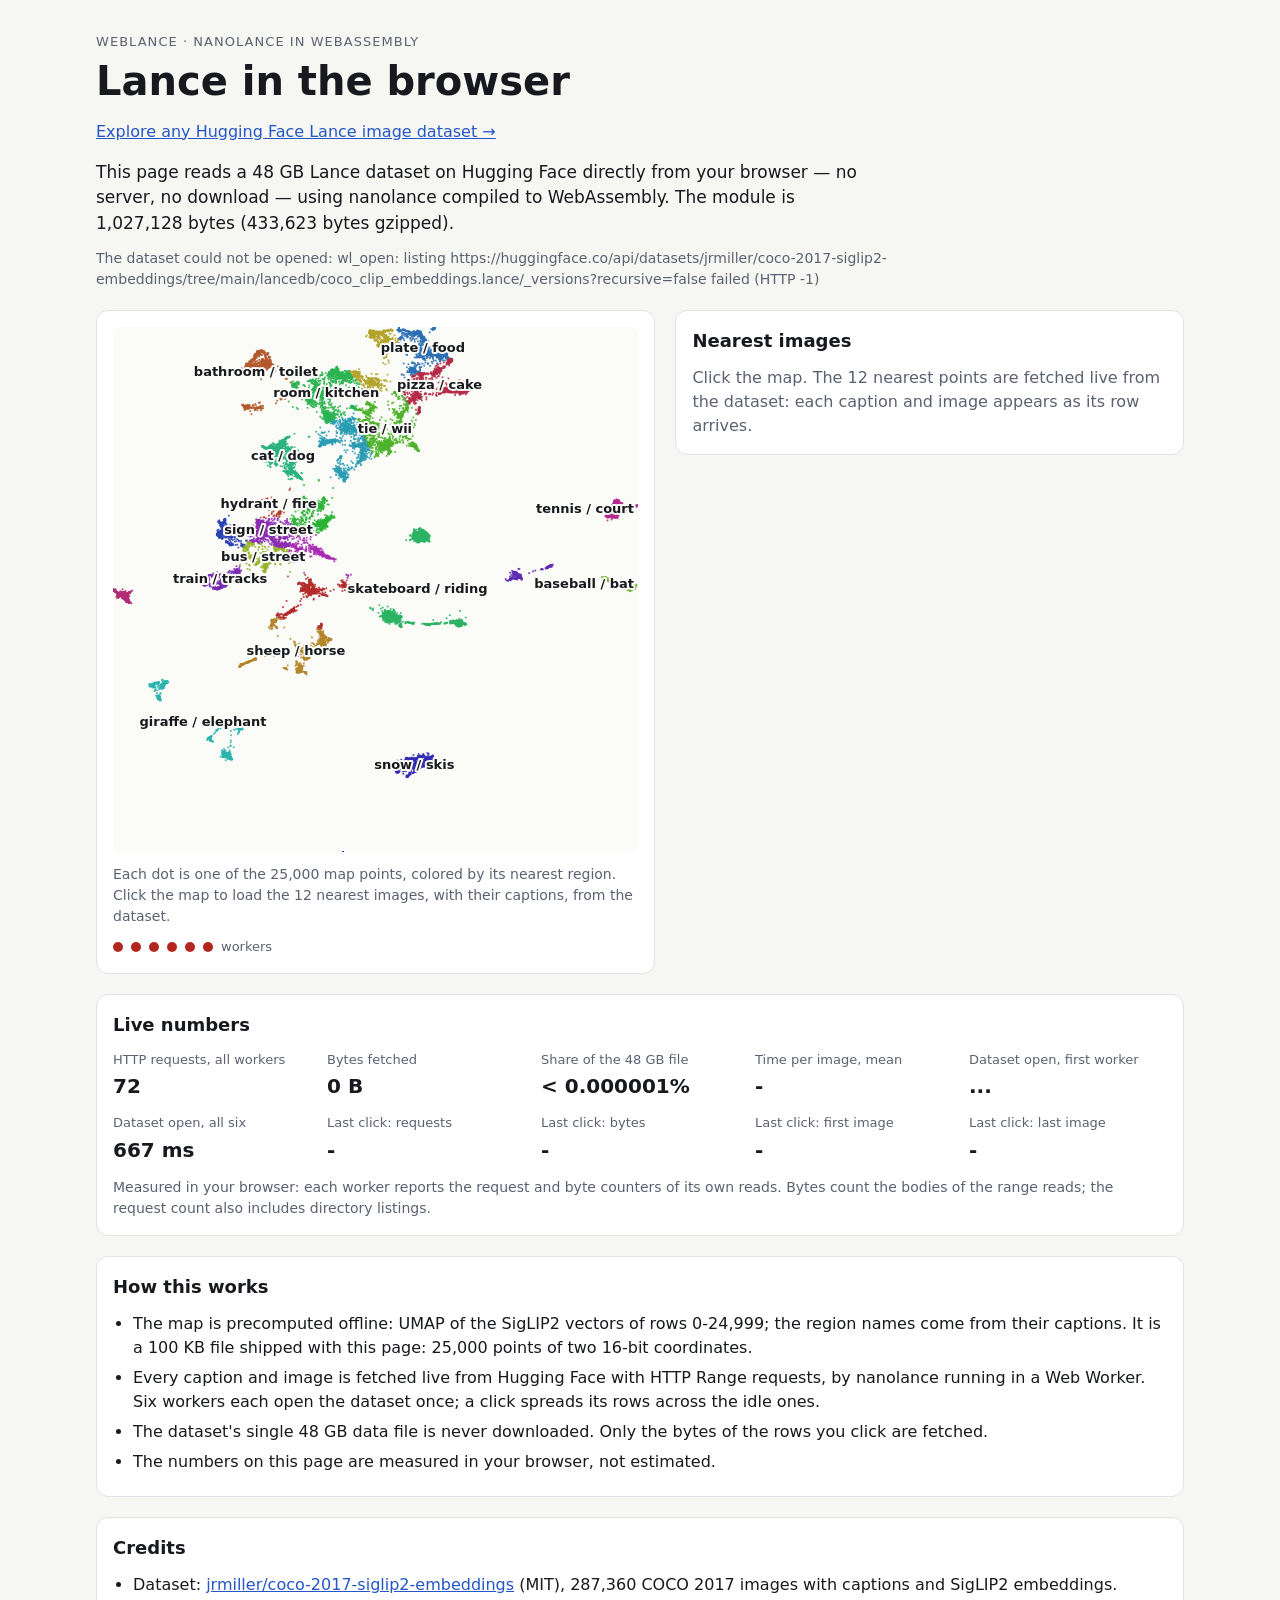
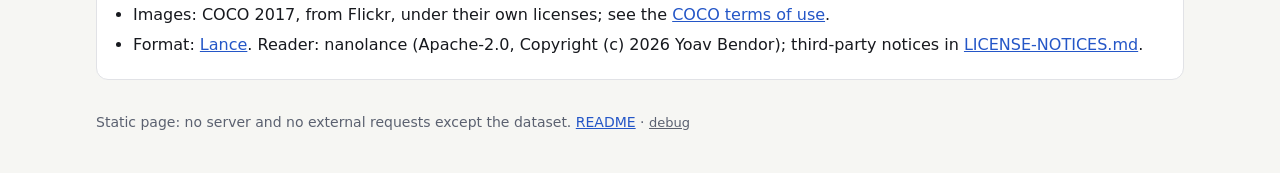
<file: index.html>
<!doctype html>
<html lang="en">
<head>
  <meta charset="utf-8">
  <meta name="viewport" content="width=device-width, initial-scale=1">
  <title>Lance in the browser</title>
  <meta name="description" content="Reads a 48 GB Lance dataset on Hugging Face from the browser, with no server and no download, using nanolance compiled to WebAssembly.">
  <link rel="icon" href="data:,">
  <link rel="stylesheet" href="style.css">
  <script src="debug.js"></script>
  <script src="app.js" defer></script>
</head>
<body>
  <header class="site">
    <div class="wrap">
      <p class="eyebrow">weblance &middot; nanolance in WebAssembly</p>
      <h1>Lance in the browser</h1>
      <p class="back"><a href="explore.html">Explore any Hugging Face Lance image dataset &rarr;</a></p>
      <p class="lede">This page reads a 48 GB Lance dataset on Hugging Face directly from your browser &mdash; no server, no download &mdash; using nanolance compiled to WebAssembly. The module is 1,027,128 bytes (433,623 bytes gzipped).</p>
      <p class="status" id="status" aria-live="polite">Starting...</p>
    </div>
  </header>

  <main class="wrap">
    <section class="grid">
      <div class="panel map-panel">
        <div class="map-wrap" id="map-wrap">
          <canvas id="map" role="img" aria-label="Scatter map of 25,000 COCO images placed by their image embeddings and colored by region. Click to load the nearest images."></canvas>
        </div>
        <p class="hint" id="hint">Loading the map...</p>
        <div class="pool" id="pool" aria-label="Worker pool"></div>
      </div>

      <div class="panel gallery-panel">
        <h2>Nearest images</h2>
        <div class="gallery" id="gallery">
          <p class="empty">Click the map. The 12 nearest points are fetched live from the dataset: each caption and image appears as its row arrives.</p>
        </div>
      </div>
    </section>

    <section class="panel stats" aria-labelledby="live-h">
      <h2 id="live-h">Live numbers</h2>
      <dl>
        <div><dt>HTTP requests, all workers</dt><dd id="s-requests">0</dd></div>
        <div><dt>Bytes fetched</dt><dd id="s-bytes">0 B</dd></div>
        <div><dt>Share of the 48 GB file</dt><dd id="s-fraction">0%</dd></div>
        <div><dt>Time per image, mean</dt><dd id="s-per-image">-</dd></div>
        <div><dt>Dataset open, first worker</dt><dd id="s-open-first">...</dd></div>
        <div><dt>Dataset open, all six</dt><dd id="s-open-all">...</dd></div>
        <div><dt>Last click: requests</dt><dd id="s-click-requests">-</dd></div>
        <div><dt>Last click: bytes</dt><dd id="s-click-bytes">-</dd></div>
        <div><dt>Last click: first image</dt><dd id="s-click-first">-</dd></div>
        <div><dt>Last click: last image</dt><dd id="s-click-last">-</dd></div>
      </dl>
      <p class="note">Measured in your browser: each worker reports the request and byte counters of its own reads. Bytes count the bodies of the range reads; the request count also includes directory listings.</p>
    </section>

    <section class="panel" aria-labelledby="how-h">
      <h2 id="how-h">How this works</h2>
      <ul class="how">
        <li>The map is precomputed offline: UMAP of the SigLIP2 vectors of rows 0-24,999; the region names come from their captions. It is a 100 KB file shipped with this page: 25,000 points of two 16-bit coordinates.</li>
        <li>Every caption and image is fetched live from Hugging Face with HTTP Range requests, by nanolance running in a Web Worker. Six workers each open the dataset once; a click spreads its rows across the idle ones.</li>
        <li>The dataset's single 48 GB data file is never downloaded. Only the bytes of the rows you click are fetched.</li>
        <li>The numbers on this page are measured in your browser, not estimated.</li>
      </ul>
    </section>

    <section class="panel" aria-labelledby="credit-h">
      <h2 id="credit-h">Credits</h2>
      <ul class="how">
        <li>Dataset: <a href="https://huggingface.co/datasets/jrmiller/coco-2017-siglip2-embeddings">jrmiller/coco-2017-siglip2-embeddings</a> (MIT), 287,360 COCO 2017 images with captions and SigLIP2 embeddings.</li>
        <li>Images: COCO 2017, from Flickr, under their own licenses; see the <a href="https://cocodataset.org/#termsofuse">COCO terms of use</a>.</li>
        <li>Format: <a href="https://lancedb.github.io/lance/">Lance</a>. Reader: nanolance (Apache-2.0, Copyright (c) 2026 Yoav Bendor); third-party notices in <a href="LICENSE-NOTICES.md">LICENSE-NOTICES.md</a>.</li>
      </ul>
    </section>
  </main>

  <footer class="wrap">
    <p>Static page: no server and no external requests except the dataset. <a href="README.md">README</a></p>
  </footer>
</body>
</html>
</file>
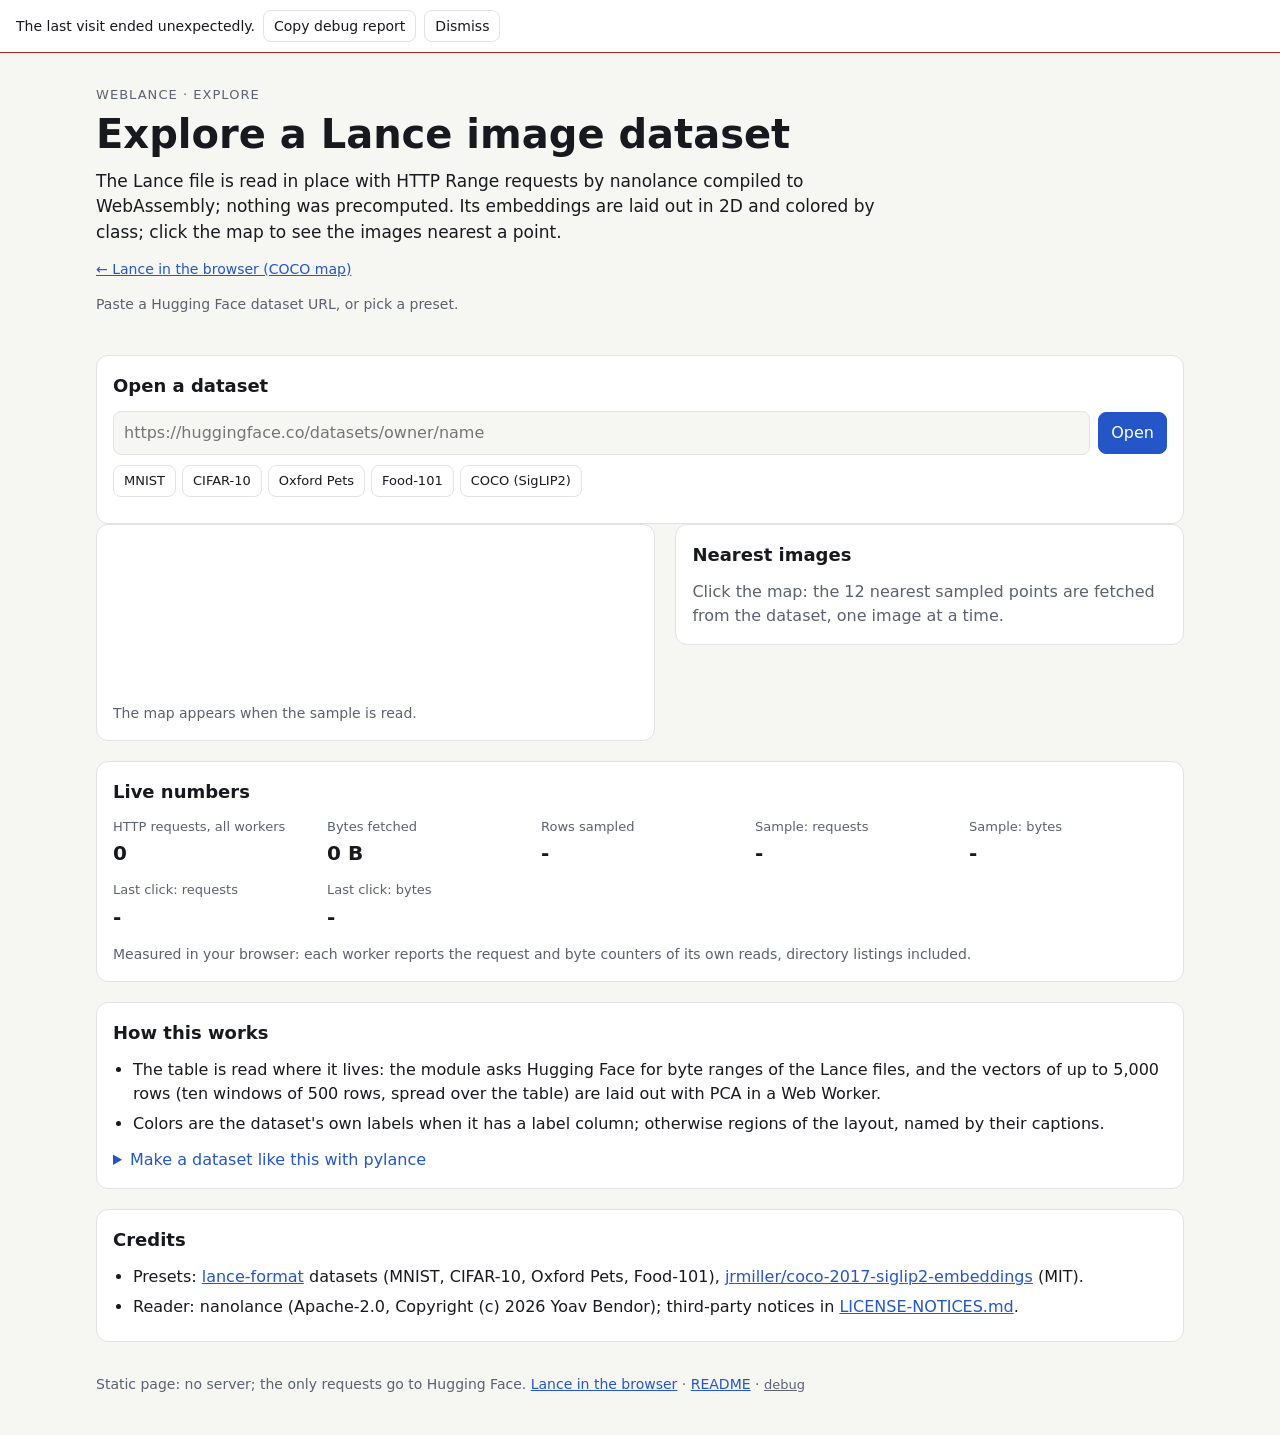
<file: explore.html>
<!doctype html>
<html lang="en">
<head>
  <meta charset="utf-8">
  <meta name="viewport" content="width=device-width, initial-scale=1">
  <title>Explore a Lance dataset</title>
  <meta name="description" content="Open a Lance image dataset on Hugging Face in the browser: its embeddings are laid out in 2D, and any point shows its image. Nanolance in WebAssembly, no server.">
  <link rel="icon" href="data:,">
  <link rel="stylesheet" href="style.css">
  <style>
    .controls { display: flex; flex-wrap: wrap; gap: 8px; align-items: center; }
    .controls input[type="url"] {
      flex: 1 1 280px; min-width: 0; font: inherit; padding: 9px 10px; border-radius: 8px;
      border: 1px solid var(--line); background: var(--bg); color: var(--fg);
    }
    button {
      font: inherit; padding: 8px 12px; border-radius: 8px; cursor: pointer;
      border: 1px solid var(--line); background: var(--panel); color: var(--fg);
    }
    button.primary { background: var(--accent); border-color: var(--accent); color: #fff; }
    button:disabled { opacity: 0.55; cursor: default; }
    .presets { display: flex; flex-wrap: wrap; gap: 6px; margin-top: 10px; }
    .presets button { font-size: 13px; padding: 5px 10px; }
    .tables { margin-top: 10px; }
    .tables select { font: inherit; padding: 6px 8px; border-radius: 8px; max-width: 100%; }
    .columns { margin: 10px 0 0; font-size: 14px; color: var(--muted); overflow-wrap: anywhere; }
    .columns b { color: var(--fg); font-weight: 600; }
    .message { margin: 10px 0 0; color: var(--err); }
    .thumb.loading { background: linear-gradient(90deg, var(--line), var(--panel), var(--line)); background-size: 200% 100%; animation: shimmer 1.2s linear infinite; }
    @keyframes shimmer { from { background-position: 200% 0; } to { background-position: -200% 0; } }
    .card figcaption { min-height: 1.4em; }
    details { margin-top: 12px; }
    summary { cursor: pointer; color: var(--accent); }
    pre { font-family: var(--mono); font-size: 13px; background: var(--bg); border: 1px solid var(--line);
          border-radius: 8px; padding: 10px; overflow-x: auto; max-width: 100%; }
    .back { font-size: 14px; }
    @media (prefers-reduced-motion: reduce) { .thumb.loading { animation: none; } }
  </style>
  <script src="debug.js"></script>
  <script src="explore.js" defer></script>
</head>
<body>
  <header class="site">
    <div class="wrap">
      <p class="eyebrow">weblance &middot; explore</p>
      <h1>Explore a Lance image dataset</h1>
      <p class="lede">The Lance file is read in place with HTTP Range requests by nanolance compiled to WebAssembly; nothing was precomputed. Its embeddings are laid out in 2D and colored by class; click the map to see the images nearest a point.</p>
      <p class="back"><a href="index.html">&larr; Lance in the browser (COCO map)</a></p>
      <p class="status" id="status" aria-live="polite">Paste a Hugging Face dataset URL, or pick a preset.</p>
    </div>
  </header>

  <main class="wrap">
    <section class="panel" aria-labelledby="open-h">
      <h2 id="open-h">Open a dataset</h2>
      <form class="controls" id="open-form">
        <input type="url" id="ds-input" placeholder="https://huggingface.co/datasets/owner/name" aria-label="Hugging Face dataset URL" autocomplete="off">
        <button type="submit" class="primary" id="open-button">Open</button>
      </form>
      <div class="presets" id="presets" aria-label="Preset datasets"></div>
      <div class="tables" id="tables" hidden>
        <label>Lance table <select id="table-select" aria-label="Lance table"></select></label>
      </div>
      <p class="columns" id="columns" aria-live="polite"></p>
      <p class="message" id="message" role="alert" hidden></p>
    </section>

    <section class="grid">
      <div class="panel map-panel">
        <div class="map-wrap" id="map-wrap">
          <canvas id="map" role="img" aria-label="Scatter map of sampled rows, placed by their embeddings and colored by class. Click to see the nearest images."></canvas>
        </div>
        <p class="hint" id="hint">The map appears when the sample is read.</p>
      </div>

      <div class="panel gallery-panel">
        <h2>Nearest images</h2>
        <div class="gallery" id="gallery">
          <p class="empty">Click the map: the 12 nearest sampled points are fetched from the dataset, one image at a time.</p>
        </div>
      </div>
    </section>

    <section class="panel stats" aria-labelledby="live-h">
      <h2 id="live-h">Live numbers</h2>
      <dl>
        <div><dt>HTTP requests, all workers</dt><dd id="s-requests">0</dd></div>
        <div><dt>Bytes fetched</dt><dd id="s-bytes">0 B</dd></div>
        <div><dt>Rows sampled</dt><dd id="s-rows">-</dd></div>
        <div><dt>Sample: requests</dt><dd id="s-sample-requests">-</dd></div>
        <div><dt>Sample: bytes</dt><dd id="s-sample-bytes">-</dd></div>
        <div><dt>Last click: requests</dt><dd id="s-click-requests">-</dd></div>
        <div><dt>Last click: bytes</dt><dd id="s-click-bytes">-</dd></div>
      </dl>
      <p class="note">Measured in your browser: each worker reports the request and byte counters of its own reads, directory listings included.</p>
    </section>

    <section class="panel" aria-labelledby="how-h">
      <h2 id="how-h">How this works</h2>
      <ul class="how">
        <li>The table is read where it lives: the module asks Hugging Face for byte ranges of the Lance files, and the vectors of up to 5,000 rows (ten windows of 500 rows, spread over the table) are laid out with PCA in a Web Worker.</li>
        <li>Colors are the dataset's own labels when it has a label column; otherwise regions of the layout, named by their captions.</li>
      </ul>
      <details>
        <summary>Make a dataset like this with pylance</summary>
        <pre><code>import lance, pyarrow as pa
emb = pa.FixedSizeListArray.from_arrays(pa.array(vectors.ravel(), pa.float32()), 512)
lance.write_dataset(pa.table({"image": pa.array(jpegs, pa.binary()), "label_name": labels, "image_emb": emb}), "my_images.lance")</code></pre>
      </details>
    </section>

    <section class="panel" aria-labelledby="credit-h">
      <h2 id="credit-h">Credits</h2>
      <ul class="how">
        <li>Presets: <a href="https://huggingface.co/lance-format">lance-format</a> datasets (MNIST, CIFAR-10, Oxford Pets, Food-101), <a href="https://huggingface.co/datasets/jrmiller/coco-2017-siglip2-embeddings">jrmiller/coco-2017-siglip2-embeddings</a> (MIT).</li>
        <li>Reader: nanolance (Apache-2.0, Copyright (c) 2026 Yoav Bendor); third-party notices in <a href="LICENSE-NOTICES.md">LICENSE-NOTICES.md</a>.</li>
      </ul>
    </section>
  </main>

  <footer class="wrap">
    <p>Static page: no server; the only requests go to Hugging Face. <a href="index.html">Lance in the browser</a> &middot; <a href="README.md">README</a></p>
  </footer>
</body>
</html>
</file>
<file: style.css>
:root {
  --bg: #f6f6f3;
  --fg: #17191e;
  --muted: #5b6170;
  --panel: #ffffff;
  --line: #e1e2e6;
  --accent: #2456c7;
  --ok: #17794a;
  --err: #b3261e;
  --map-bg: #fbfbf8;
  --map-label: #17191e;
  --font: system-ui, -apple-system, "Segoe UI", Roboto, "Helvetica Neue", Arial, sans-serif;
  --mono: ui-monospace, SFMono-Regular, Menlo, Consolas, monospace;
  color-scheme: light;
}

@media (prefers-color-scheme: dark) {
  :root:not([data-theme="light"]) {
    --bg: #101217;
    --fg: #e9eaee;
    --muted: #9aa1b0;
    --panel: #171a21;
    --line: #2a2f3a;
    --accent: #7ea8ff;
    --ok: #5fd193;
    --err: #ff8a80;
    --map-bg: #0c0e13;
    --map-label: #f1f2f5;
    color-scheme: dark;
  }
}

:root[data-theme="dark"] {
  --bg: #101217;
  --fg: #e9eaee;
  --muted: #9aa1b0;
  --panel: #171a21;
  --line: #2a2f3a;
  --accent: #7ea8ff;
  --ok: #5fd193;
  --err: #ff8a80;
  --map-bg: #0c0e13;
  --map-label: #f1f2f5;
  color-scheme: dark;
}

* { box-sizing: border-box; }

body {
  margin: 0;
  background: var(--bg);
  color: var(--fg);
  font: 16px/1.5 var(--font);
  overflow-x: hidden;
}

a { color: var(--accent); }

code, .mono { font-family: var(--mono); font-size: 0.9em; overflow-wrap: anywhere; }

.wrap {
  max-width: 1120px;
  margin: 0 auto;
  padding: 0 16px;
}

header.site { padding: 32px 0 20px; }

.eyebrow {
  margin: 0 0 6px;
  font-size: 13px;
  color: var(--muted);
  text-transform: uppercase;
  letter-spacing: 0.08em;
}

h1 {
  margin: 0 0 12px;
  font-size: clamp(28px, 5vw, 40px);
  line-height: 1.15;
}

h2 {
  margin: 0 0 12px;
  font-size: 18px;
}

.lede {
  margin: 0 0 12px;
  max-width: 46em;
  font-size: 17px;
}

.status {
  margin: 0;
  font-size: 14px;
  color: var(--muted);
}

main.wrap { padding-bottom: 8px; }

.grid {
  display: grid;
  gap: 20px;
  grid-template-columns: minmax(0, 1fr);
}

@media (min-width: 900px) {
  .grid {
    grid-template-columns: minmax(0, 1.1fr) minmax(0, 1fr);
    align-items: start;
  }
}

.panel {
  min-width: 0;
  padding: 16px;
  background: var(--panel);
  border: 1px solid var(--line);
  border-radius: 12px;
}

main > section.panel { margin-top: 20px; }

.map-wrap { width: 100%; }

#map {
  display: block;
  max-width: 100%;
  border-radius: 8px;
  cursor: crosshair;
  touch-action: manipulation;
}

.hint {
  margin: 12px 0 0;
  font-size: 14px;
  color: var(--muted);
}

.pool {
  display: flex;
  align-items: center;
  gap: 6px;
  margin-top: 10px;
  font-size: 13px;
  color: var(--muted);
}

.pool .dot { margin-right: 2px; }

.dot {
  display: inline-block;
  width: 10px;
  height: 10px;
  border-radius: 50%;
  background: var(--line);
}

.dot.connecting {
  background: var(--muted);
  opacity: 0.4;
  animation: pulse 1.2s ease-in-out infinite alternate;
}

.dot.ready { background: var(--ok); }
.dot.error { background: var(--err); }

@keyframes pulse { to { opacity: 1; } }

.gallery {
  display: grid;
  gap: 12px;
  grid-template-columns: repeat(auto-fill, minmax(150px, 1fr));
}

.empty {
  margin: 0;
  color: var(--muted);
  grid-column: 1 / -1;
}

.card { margin: 0; min-width: 0; }

.thumb {
  position: relative;
  aspect-ratio: 4 / 3;
  overflow: hidden;
  border-radius: 8px;
  background: var(--line);
}

.thumb img {
  display: block;
  width: 100%;
  height: 100%;
  object-fit: cover;
  opacity: 0;
  transition: opacity 0.25s;
}

.card.loaded .thumb img { opacity: 1; }

.wait {
  position: absolute;
  inset: 0;
  display: flex;
  align-items: center;
  justify-content: center;
  padding: 8px;
  text-align: center;
  font-size: 12px;
  color: var(--muted);
}

.card.failed .wait { color: var(--err); }

figcaption {
  margin-top: 6px;
  font-size: 13px;
  line-height: 1.35;
  overflow-wrap: anywhere;
}

figcaption .rowno {
  display: block;
  font-family: var(--mono);
  font-size: 12px;
  color: var(--muted);
}

.stats dl {
  display: grid;
  gap: 12px 16px;
  grid-template-columns: repeat(2, minmax(0, 1fr));
  margin: 0;
}

@media (min-width: 700px) {
  .stats dl { grid-template-columns: repeat(5, minmax(0, 1fr)); }
}

.stats dt {
  font-size: 13px;
  color: var(--muted);
}

.stats dd {
  margin: 2px 0 0;
  font-size: 20px;
  font-weight: 600;
  font-variant-numeric: tabular-nums;
  overflow-wrap: anywhere;
}

.note, footer {
  font-size: 14px;
  color: var(--muted);
}

.note { margin: 12px 0 0; }

.how {
  margin: 0;
  padding-left: 20px;
}

.how li { margin-bottom: 6px; }

footer.wrap {
  padding-top: 24px;
  padding-bottom: 40px;
}

footer p { margin: 0; }

@media (prefers-reduced-motion: reduce) {
  .dot.connecting { animation: none; }
  .thumb img { transition: none; }
}
</file>
